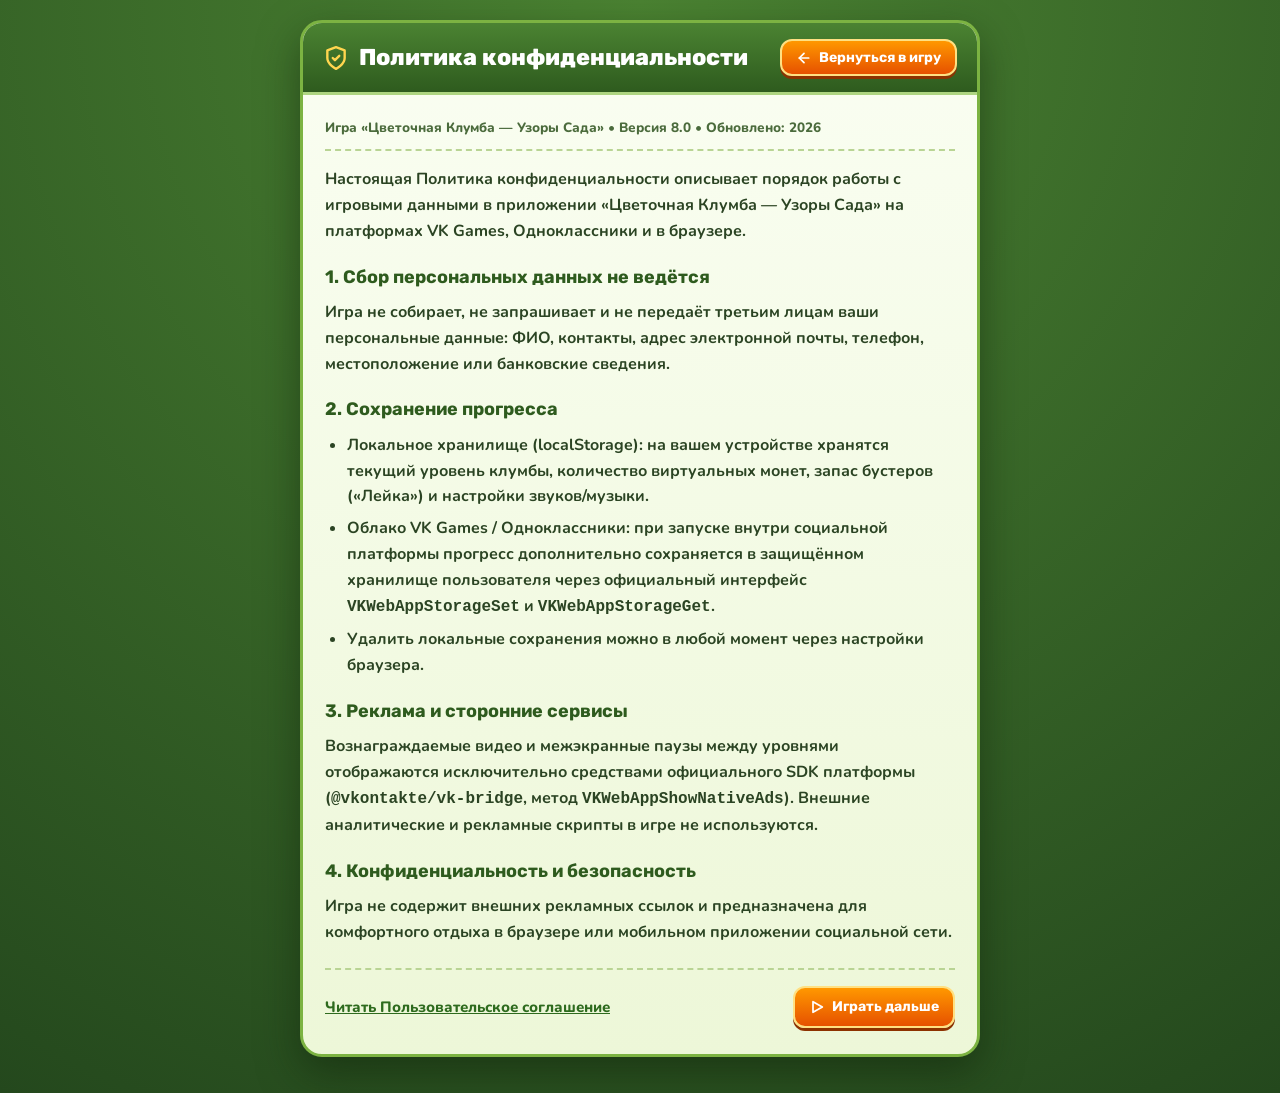
<file: privacy.html>
<!DOCTYPE html>
<html lang="ru">
<head>
    <meta charset="UTF-8">
    <meta name="viewport" content="width=device-width, initial-scale=1.0">
    <title>Политика конфиденциальности — Цветочная Клумба</title>
    <link rel="icon" href="data:image/svg+xml,<svg xmlns=%22http://www.w3.org/2000/svg%22 viewBox=%220 0 100 100%22><circle cx=%2250%22 cy=%2250%22 r=%2245%22 fill=%22%2366bb6a%22/><circle cx=%2250%22 cy=%2230%22 r=%2216%22 fill=%22%23f48fb1%22/><circle cx=%2269%22 cy=%2244%22 r=%2216%22 fill=%22%23f48fb1%22/><circle cx=%2262%22 cy=%2267%22 r=%2216%22 fill=%22%23f48fb1%22/><circle cx=%2238%22 cy=%2267%22 r=%2216%22 fill=%22%23f48fb1%22/><circle cx=%2231%22 cy=%2244%22 r=%2216%22 fill=%22%23f48fb1%22/><circle cx=%2250%22 cy=%2250%22 r=%2214%22 fill=%22%23ffd54f%22/></svg>">
    <link rel="preconnect" href="https://fonts.googleapis.com">
    <link rel="preconnect" href="https://fonts.gstatic.com" crossorigin>
    <link href="https://fonts.googleapis.com/css2?family=Nunito:wght@600;700;800&family=Rubik:wght@600;700;800&display=swap" rel="stylesheet">
    <style>
        * { box-sizing: border-box; margin: 0; padding: 0; }
        body {
            font-family: "Nunito", -apple-system, BlinkMacSystemFont, "Segoe UI", Roboto, sans-serif;
            background: radial-gradient(circle at 50% 0%, #4b8332 0%, #24481d 100%);
            color: #1f3319;
            min-height: 100vh;
            padding: 20px 14px 36px;
            display: flex;
            justify-content: center;
            align-items: flex-start;
        }
        .legal-card {
            width: 100%;
            max-width: 680px;
            background: linear-gradient(180deg, #fafef2 0%, #edf7d8 100%);
            border: 3px solid #7cb342;
            border-radius: 22px;
            box-shadow: 0 16px 40px rgba(15, 35, 10, 0.52);
            overflow: hidden;
        }
        .legal-header {
            background: linear-gradient(180deg, #4b8332 0%, #2e5b1e 100%);
            border-bottom: 3px solid #aed581;
            padding: 16px 20px;
            color: #ffffff;
            display: flex;
            flex-wrap: wrap;
            align-items: center;
            justify-content: space-between;
            gap: 12px;
        }
        .legal-title-wrap {
            display: flex;
            align-items: center;
            gap: 10px;
        }
        .legal-header h1 {
            font-family: "Rubik", sans-serif;
            font-size: clamp(19px, 4.4vw, 23px);
            font-weight: 800;
            line-height: 1.25;
        }
        .back-btn {
            display: inline-flex;
            align-items: center;
            gap: 7px;
            text-decoration: none;
            background: linear-gradient(180deg, #ff9800 0%, #e65100 100%);
            color: #ffffff;
            border: 2px solid #ffe082;
            border-radius: 12px;
            padding: 8px 14px;
            font-family: "Rubik", sans-serif;
            font-size: 14px;
            font-weight: 700;
            box-shadow: 0 3px 0 #8d3200;
        }
        .back-btn:active { transform: translateY(2px); box-shadow: none; }
        .legal-body {
            padding: 22px 22px 26px;
            font-size: 16px;
            line-height: 1.62;
        }
        .meta-line {
            font-size: 13.5px;
            font-weight: 800;
            color: #4b6b3c;
            margin-bottom: 16px;
            padding-bottom: 10px;
            border-bottom: 2px dashed #b9d494;
        }
        h2 {
            font-family: "Rubik", sans-serif;
            font-size: 18px;
            font-weight: 700;
            color: #2e5b1e;
            margin: 18px 0 8px;
        }
        p { margin-bottom: 10px; font-weight: 700; color: #2b4423; }
        ul { margin: 6px 0 12px 22px; }
        li { margin-bottom: 6px; font-weight: 700; color: #2b4423; }
        .legal-nav {
            margin-top: 22px;
            padding-top: 16px;
            border-top: 2px dashed #b9d494;
            display: flex;
            flex-wrap: wrap;
            align-items: center;
            justify-content: space-between;
            gap: 12px;
        }
        .alt-link {
            color: #2e6b1e;
            font-weight: 800;
            font-size: 15px;
            text-decoration: underline;
        }
    </style>
</head>
<body>
    <main class="legal-card">
        <header class="legal-header">
            <div class="legal-title-wrap">
                <svg width="26" height="26" viewBox="0 0 24 24" fill="none" stroke="#ffd54f" stroke-width="2.2" stroke-linecap="round" stroke-linejoin="round" aria-hidden="true">
                    <path d="M12 22s8-4 8-10V5l-8-3-8 3v7c0 6 8 10 8 10z"/>
                    <path d="m9 12 2 2 4-4"/>
                </svg>
                <h1>Политика конфиденциальности</h1>
            </div>
            <a href="index.html" class="back-btn">
                <svg width="16" height="16" viewBox="0 0 24 24" fill="none" stroke="currentColor" stroke-width="2.6" stroke-linecap="round" stroke-linejoin="round" aria-hidden="true"><path d="M19 12H5"/><path d="m12 19-7-7 7-7"/></svg>
                <span>Вернуться в игру</span>
            </a>
        </header>
        <div class="legal-body">
            <div class="meta-line">Игра «Цветочная Клумба — Узоры Сада» • Версия 8.0 • Обновлено: 2026</div>

            <p>Настоящая Политика конфиденциальности описывает порядок работы с игровыми данными в приложении «Цветочная Клумба — Узоры Сада» на платформах VK Games, Одноклассники и в браузере.</p>

            <h2>1. Сбор персональных данных не ведётся</h2>
            <p>Игра не собирает, не запрашивает и не передаёт третьим лицам ваши персональные данные: ФИО, контакты, адрес электронной почты, телефон, местоположение или банковские сведения.</p>

            <h2>2. Сохранение прогресса</h2>
            <ul>
                <li><b>Локальное хранилище (localStorage):</b> на вашем устройстве хранятся текущий уровень клумбы, количество виртуальных монет, запас бустеров («Лейка») и настройки звуков/музыки.</li>
                <li><b>Облако VK Games / Одноклассники:</b> при запуске внутри социальной платформы прогресс дополнительно сохраняется в защищённом хранилище пользователя через официальный интерфейс <code>VKWebAppStorageSet</code> и <code>VKWebAppStorageGet</code>.</li>
                <li>Удалить локальные сохранения можно в любой момент через настройки браузера.</li>
            </ul>

            <h2>3. Реклама и сторонние сервисы</h2>
            <p>Вознаграждаемые видео и межэкранные паузы между уровнями отображаются исключительно средствами официального SDK платформы (<code>@vkontakte/vk-bridge</code>, метод <code>VKWebAppShowNativeAds</code>). Внешние аналитические и рекламные скрипты в игре не используются.</p>

            <h2>4. Конфиденциальность и безопасность</h2>
            <p>Игра не содержит внешних рекламных ссылок и предназначена для комфортного отдыха в браузере или мобильном приложении социальной сети.</p>

            <div class="legal-nav">
                <a href="terms.html" class="alt-link">Читать Пользовательское соглашение</a>
                <a href="index.html" class="back-btn">
                    <svg width="16" height="16" viewBox="0 0 24 24" fill="none" stroke="currentColor" stroke-width="2.6" stroke-linecap="round" stroke-linejoin="round" aria-hidden="true"><polygon points="6 4 20 12 6 20 6 4"/></svg>
                    <span>Играть дальше</span>
                </a>
            </div>
        </div>
    </main>
    <script>
        document.querySelectorAll('.back-btn').forEach(function (link) {
            link.addEventListener('click', function (e) {
                try {
                    if (window.history.length > 1 && document.referrer && new URL(document.referrer).origin === window.location.origin) {
                        e.preventDefault();
                        window.history.back();
                    }
                } catch (_) {}
            });
        });
    </script>
</body>
</html>
</file>
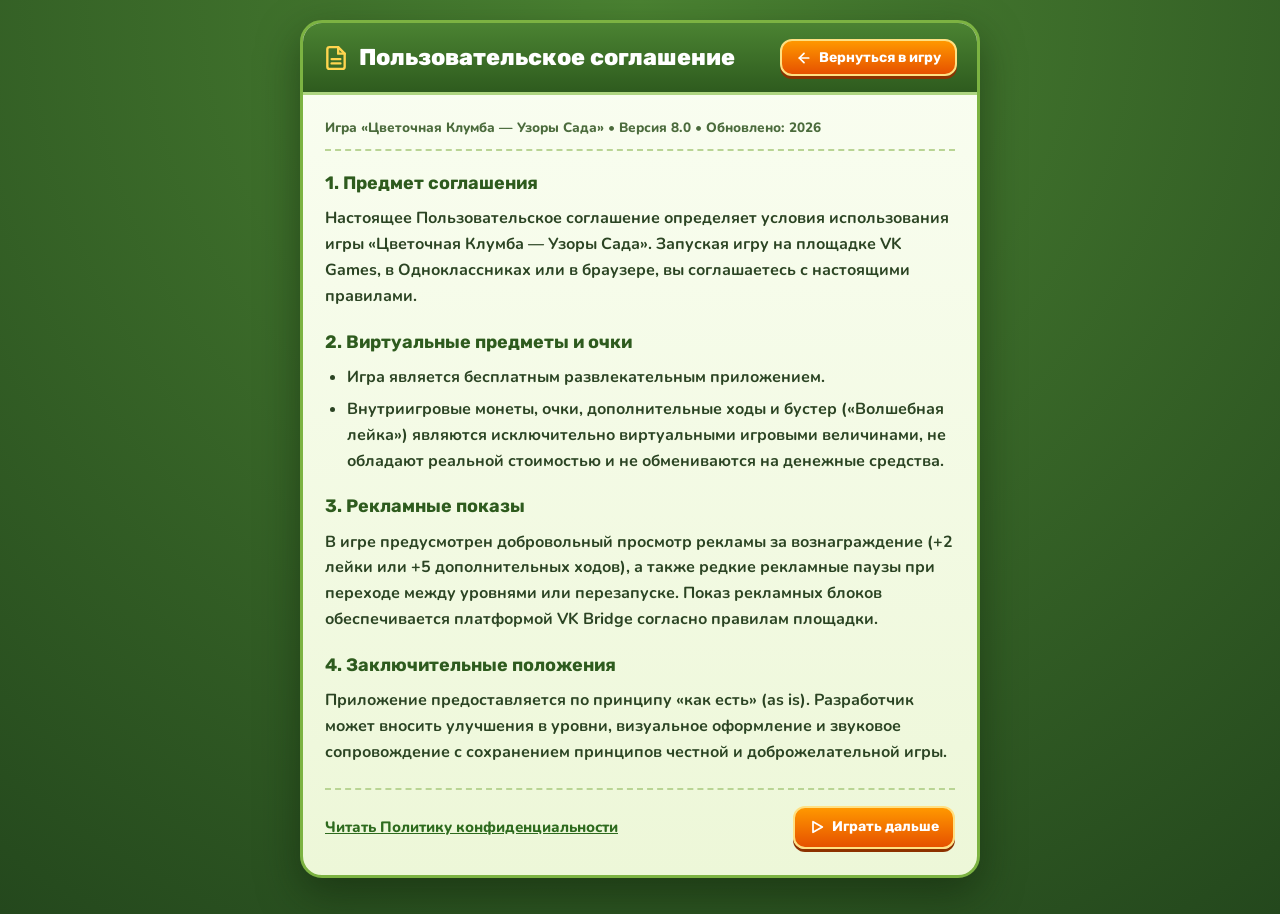
<file: terms.html>
<!DOCTYPE html>
<html lang="ru">
<head>
    <meta charset="UTF-8">
    <meta name="viewport" content="width=device-width, initial-scale=1.0">
    <title>Пользовательское соглашение — Цветочная Клумба</title>
    <link rel="icon" href="data:image/svg+xml,<svg xmlns=%22http://www.w3.org/2000/svg%22 viewBox=%220 0 100 100%22><circle cx=%2250%22 cy=%2250%22 r=%2245%22 fill=%22%2366bb6a%22/><circle cx=%2250%22 cy=%2230%22 r=%2216%22 fill=%22%23f48fb1%22/><circle cx=%2269%22 cy=%2244%22 r=%2216%22 fill=%22%23f48fb1%22/><circle cx=%2262%22 cy=%2267%22 r=%2216%22 fill=%22%23f48fb1%22/><circle cx=%2238%22 cy=%2267%22 r=%2216%22 fill=%22%23f48fb1%22/><circle cx=%2231%22 cy=%2244%22 r=%2216%22 fill=%22%23f48fb1%22/><circle cx=%2250%22 cy=%2250%22 r=%2214%22 fill=%22%23ffd54f%22/></svg>">
    <link rel="preconnect" href="https://fonts.googleapis.com">
    <link rel="preconnect" href="https://fonts.gstatic.com" crossorigin>
    <link href="https://fonts.googleapis.com/css2?family=Nunito:wght@600;700;800&family=Rubik:wght@600;700;800&display=swap" rel="stylesheet">
    <style>
        * { box-sizing: border-box; margin: 0; padding: 0; }
        body {
            font-family: "Nunito", -apple-system, BlinkMacSystemFont, "Segoe UI", Roboto, sans-serif;
            background: radial-gradient(circle at 50% 0%, #4b8332 0%, #24481d 100%);
            color: #1f3319;
            min-height: 100vh;
            padding: 20px 14px 36px;
            display: flex;
            justify-content: center;
            align-items: flex-start;
        }
        .legal-card {
            width: 100%;
            max-width: 680px;
            background: linear-gradient(180deg, #fafef2 0%, #edf7d8 100%);
            border: 3px solid #7cb342;
            border-radius: 22px;
            box-shadow: 0 16px 40px rgba(15, 35, 10, 0.52);
            overflow: hidden;
        }
        .legal-header {
            background: linear-gradient(180deg, #4b8332 0%, #2e5b1e 100%);
            border-bottom: 3px solid #aed581;
            padding: 16px 20px;
            color: #ffffff;
            display: flex;
            flex-wrap: wrap;
            align-items: center;
            justify-content: space-between;
            gap: 12px;
        }
        .legal-title-wrap {
            display: flex;
            align-items: center;
            gap: 10px;
        }
        .legal-header h1 {
            font-family: "Rubik", sans-serif;
            font-size: clamp(19px, 4.4vw, 23px);
            font-weight: 800;
            line-height: 1.25;
        }
        .back-btn {
            display: inline-flex;
            align-items: center;
            gap: 7px;
            text-decoration: none;
            background: linear-gradient(180deg, #ff9800 0%, #e65100 100%);
            color: #ffffff;
            border: 2px solid #ffe082;
            border-radius: 12px;
            padding: 8px 14px;
            font-family: "Rubik", sans-serif;
            font-size: 14px;
            font-weight: 700;
            box-shadow: 0 3px 0 #8d3200;
        }
        .back-btn:active { transform: translateY(2px); box-shadow: none; }
        .legal-body {
            padding: 22px 22px 26px;
            font-size: 16px;
            line-height: 1.62;
        }
        .meta-line {
            font-size: 13.5px;
            font-weight: 800;
            color: #4b6b3c;
            margin-bottom: 16px;
            padding-bottom: 10px;
            border-bottom: 2px dashed #b9d494;
        }
        h2 {
            font-family: "Rubik", sans-serif;
            font-size: 18px;
            font-weight: 700;
            color: #2e5b1e;
            margin: 18px 0 8px;
        }
        p { margin-bottom: 10px; font-weight: 700; color: #2b4423; }
        ul { margin: 6px 0 12px 22px; }
        li { margin-bottom: 6px; font-weight: 700; color: #2b4423; }
        .legal-nav {
            margin-top: 22px;
            padding-top: 16px;
            border-top: 2px dashed #b9d494;
            display: flex;
            flex-wrap: wrap;
            align-items: center;
            justify-content: space-between;
            gap: 12px;
        }
        .alt-link {
            color: #2e6b1e;
            font-weight: 800;
            font-size: 15px;
            text-decoration: underline;
        }
    </style>
</head>
<body>
    <main class="legal-card">
        <header class="legal-header">
            <div class="legal-title-wrap">
                <svg width="26" height="26" viewBox="0 0 24 24" fill="none" stroke="#ffd54f" stroke-width="2.2" stroke-linecap="round" stroke-linejoin="round" aria-hidden="true">
                    <path d="M14 2H6a2 2 0 0 0-2 2v16a2 2 0 0 0 2 2h12a2 2 0 0 0 2-2V8z"/>
                    <polyline points="14 2 14 8 20 8"/>
                    <line x1="16" y1="13" x2="8" y2="13"/>
                    <line x1="16" y1="17" x2="8" y2="17"/>
                </svg>
                <h1>Пользовательское соглашение</h1>
            </div>
            <a href="index.html" class="back-btn">
                <svg width="16" height="16" viewBox="0 0 24 24" fill="none" stroke="currentColor" stroke-width="2.6" stroke-linecap="round" stroke-linejoin="round" aria-hidden="true"><path d="M19 12H5"/><path d="m12 19-7-7 7-7"/></svg>
                <span>Вернуться в игру</span>
            </a>
        </header>
        <div class="legal-body">
            <div class="meta-line">Игра «Цветочная Клумба — Узоры Сада» • Версия 8.0 • Обновлено: 2026</div>

            <h2>1. Предмет соглашения</h2>
            <p>Настоящее Пользовательское соглашение определяет условия использования игры «Цветочная Клумба — Узоры Сада». Запуская игру на площадке VK Games, в Одноклассниках или в браузере, вы соглашаетесь с настоящими правилами.</p>

            <h2>2. Виртуальные предметы и очки</h2>
            <ul>
                <li>Игра является бесплатным развлекательным приложением.</li>
                <li>Внутриигровые монеты, очки, дополнительные ходы и бустер («Волшебная лейка») являются исключительно виртуальными игровыми величинами, не обладают реальной стоимостью и не обмениваются на денежные средства.</li>
            </ul>

            <h2>3. Рекламные показы</h2>
            <p>В игре предусмотрен добровольный просмотр рекламы за вознаграждение (+2 лейки или +5 дополнительных ходов), а также редкие рекламные паузы при переходе между уровнями или перезапуске. Показ рекламных блоков обеспечивается платформой VK Bridge согласно правилам площадки.</p>

            <h2>4. Заключительные положения</h2>
            <p>Приложение предоставляется по принципу «как есть» (as is). Разработчик может вносить улучшения в уровни, визуальное оформление и звуковое сопровождение с сохранением принципов честной и доброжелательной игры.</p>

            <div class="legal-nav">
                <a href="privacy.html" class="alt-link">Читать Политику конфиденциальности</a>
                <a href="index.html" class="back-btn">
                    <svg width="16" height="16" viewBox="0 0 24 24" fill="none" stroke="currentColor" stroke-width="2.6" stroke-linecap="round" stroke-linejoin="round" aria-hidden="true"><polygon points="6 4 20 12 6 20 6 4"/></svg>
                    <span>Играть дальше</span>
                </a>
            </div>
        </div>
    </main>
    <script>
        document.querySelectorAll('.back-btn').forEach(function (link) {
            link.addEventListener('click', function (e) {
                try {
                    if (window.history.length > 1 && document.referrer && new URL(document.referrer).origin === window.location.origin) {
                        e.preventDefault();
                        window.history.back();
                    }
                } catch (_) {}
            });
        });
    </script>
</body>
</html>
</file>
